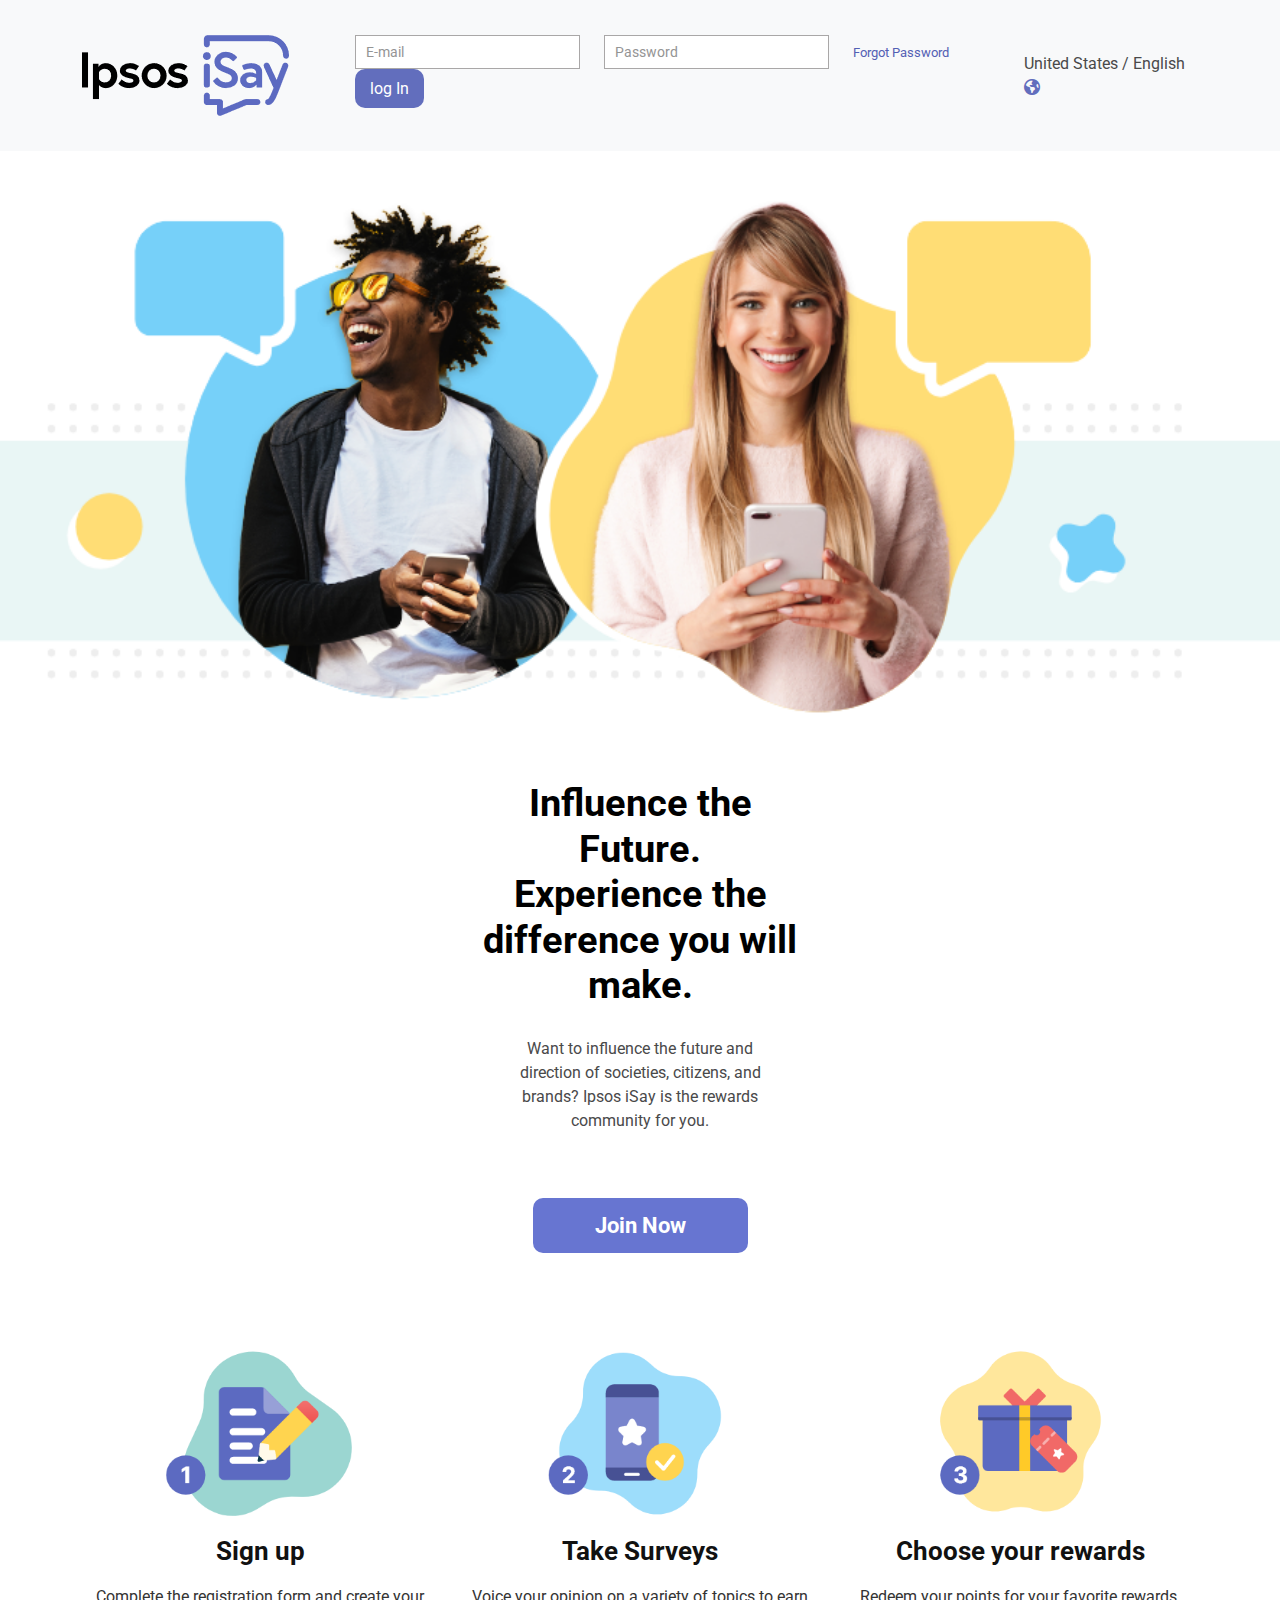
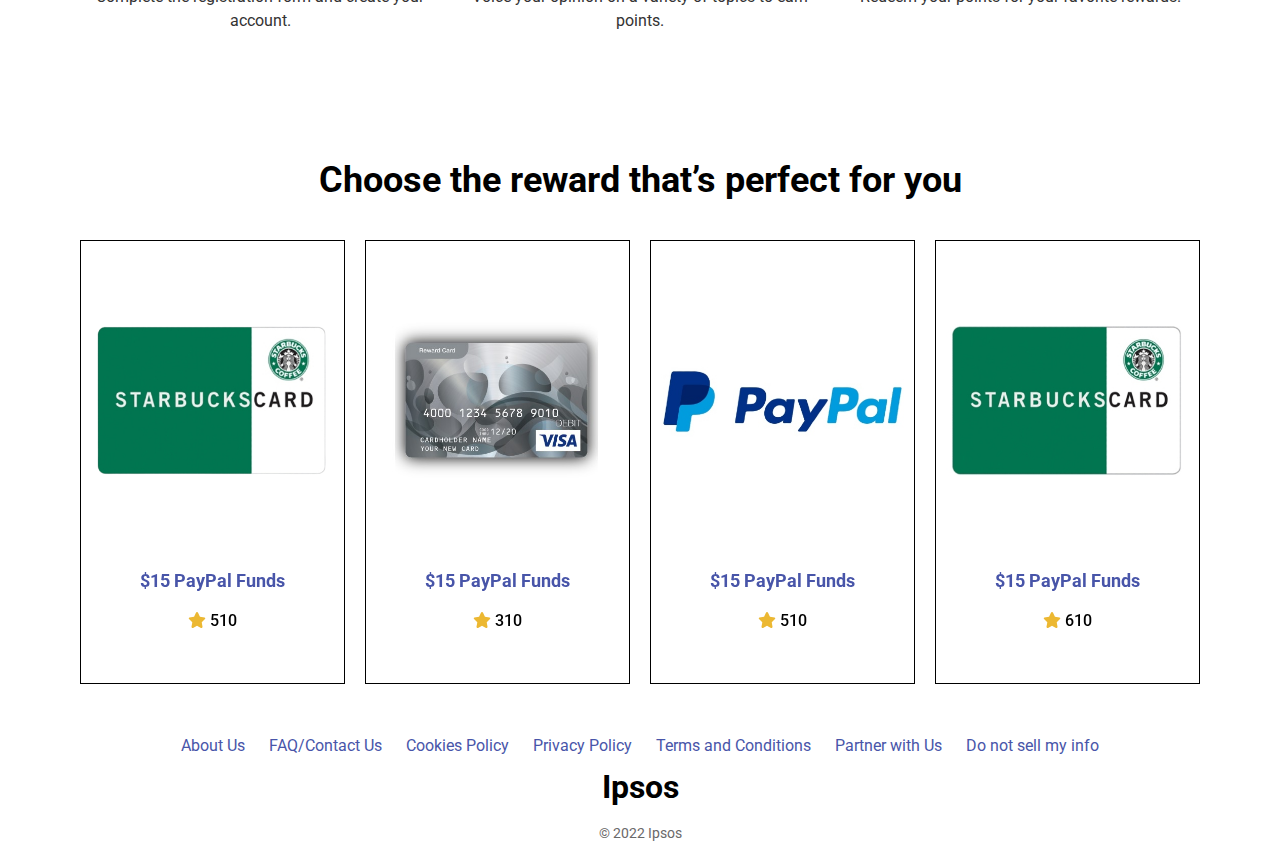
<file: index.html>
<!DOCTYPE html>
<html lang="en">
<head>
    <meta charset="UTF-8">
    <meta http-equiv="X-UA-Compatible" content="IE=edge">
    <meta name="viewport" content="width=device-width, initial-scale=1.0">
    <title>Ipsos</title>
    <link rel="shortcut icon" href="images/logo.png" type="image/png">
    <link rel="stylesheet" href="css/bootstrap.min.css">
    <link rel="stylesheet" href="css/slick.css">
    <link rel="stylesheet" href="css/all.min.css">
    <link rel="stylesheet" href="css/style.min.css">
    <link rel="stylesheet" href="css/responsive.css">
</head>
<body>
   
 <!--          Header Part strat
     *****************************************-->
<header>
    <nav class="navbar navbar-expand-lg navbar-light bg-light">
        <div class="container">
          <a class="navbar-brand" href="#"><img src="images/logo.png" alt=""></a>
          <button class="navbar-toggler" type="button" data-bs-toggle="collapse" data-bs-target="#navbarSupportedContent" aria-controls="navbarSupportedContent" aria-expanded="false" aria-label="Toggle navigation">
            <span class="navbar-toggler-icon"></span>
          </button>
          <div class="collapse navbar-collapse" id="navbarSupportedContent">
            <div class="collaps_ul d-lg-none">
                <ul>
                    <li><a href="#">Home</a></li>
                    <li><a href="#">Rewards</a></li>
                </ul>
            </div>
               <ul class="d_none">
                <li><form action="#">
                       <input type="text" placeholder="E-mail">
                   </form>
                </li>
                <li><form action="#">
                    <input type="text" placeholder="Password">
                </form>
               </li>
               <li>
                <a href="#">Forgot Password</a>
               </li>
               <li>
                <h4>log In</h4>
               </li>
               </ul>

               <div class="side_link ms-auto">
                <a href="#">United States / English <span><i class="fa-solid fa-earth-americas"></i></span></a>
            </div>
          </div>
        </div>
      </nav>  
</header>
 <!--          Header Part End
     *****************************************-->

 <!--          Banner Part strat
     *****************************************-->
     <section id="banner">
        <div class="banner">
          </div>
          <div class="container">
              <div class="row">
                  <div class="col-lg-12 text-center">
                      <div class="banner_text">
                           <h3>Influence the Future. Experience the difference you will make.</h3>
                           <p>Want to influence the future and direction of societies, citizens, and brands? Ipsos iSay is the rewards community for you.</p>
                           <a href="#">Join Now</a>
                      </div>
                  </div>
              </div>
          </div>
      </section>
      
 <!--          Banner Part End
     *****************************************-->

 <!--          Icon Part Start
     *****************************************-->
<section id="icon">
<div class="container">
    <div class="row">
        <div class="col-12 col-sm-6 col-md-4 col-lg-4 text-center">
            <div class="icon_item">
                <img src="images/icon-1.png" alt="">
                <h4><a href="#">Sign up</a></h4>
                <p>Complete the registration form and create your account.</p>
            </div>
        </div>
        <div class="col-12 col-sm-6 col-md-4 col-lg-4 text-center">
            <div class="icon_item">
                <img src="images/icon-2.png" alt="">
                <h4><a href="#">Take Surveys</a></h4>
                <p>Voice your opinion on a variety of topics to earn points.</p>
            </div>
        </div>

        <div class="col-12 col-sm-6 col-md-4 col-lg-4 text-center">
            <div class="icon_item">
                <img src="images/icon-3.png" alt="">
                <h4><a href="#">Choose your rewards</a></h4>
                <p>Redeem your points for your favorite rewards.</p>
            </div>
        </div>
    </div>
</div>
</section>
 <!--          Icon Part End
     *****************************************-->



 <!--          Card_slider part Start
     *****************************************-->

<section id="card">
<div class="container">
   <div class="row">
       <div class="col-lg-12 text-center">
        <div class="card_header">
            <h2>Choose the reward that’s perfect for you</h2>
          </div>
       </div>
   </div>
    <div class="row card_slider">
        <div class="col-lg-3">
            <div class="card_main">
                 <div class="card_img">
                     <img src="images/slider-bg_1.png" alt="">
                 </div>
                 <div class="card_text text-center">
                    <h3>$15 PayPal Funds</h3>
                    <a href="#"> <span><i class="fa-solid fa-star"></i></span> 510</a>
                 </div>
            </div>
        </div>
        <div class="col-lg-3">
            <div class="card_main">
                 <div class="card_img">
                     <img src="images/slider-2.jpg" alt="">
                 </div>
                 <div class="card_text text-center">
                    <h3>$15 PayPal Funds</h3>
                    <a href="#"> <span><i class="fa-solid fa-star"></i></span> 310</a>
                 </div>
            </div>
        </div>

        <div class="col-lg-3">
            <div class="card_main">
                 <div class="card_img">
                     <img src="images/slider-3.jpg" alt="">
                 </div>
                 <div class="card_text text-center">
                    <h3>$15 PayPal Funds</h3>
                    <a href="#"> <span><i class="fa-solid fa-star"></i></span> 510</a>
                 </div>
            </div>
        </div>

        <div class="col-lg-3">
            <div class="card_main">
                 <div class="card_img">
                     <img src="images/slider-4.jpg" alt="">
                 </div>
                 <div class="card_text text-center">
                    <h3>$15 PayPal Funds</h3>
                    <a href="#"> <span><i class="fa-solid fa-star"></i></span> 610</a>
                 </div>
            </div>
        </div>
        <div class="col-lg-3">
            <div class="card_main">
                 <div class="card_img">
                     <img src="images/slider-2.png" alt="">
                 </div>
                 <div class="card_text text-center">
                    <h3>$15 PayPal Funds</h3>
                    <a href="#"> <span><i class="fa-solid fa-star"></i></span> 310</a>
                 </div>
            </div>
        </div>
        <div class="col-lg-3">
            <div class="card_main">
                 <div class="card_img">
                     <img src="images/slider-5.jpg" alt="">
                 </div>
                 <div class="card_text text-center">
                    <h3>$15 PayPal Funds</h3>
                    <a href="#"> <span><i class="fa-solid fa-star"></i></span> 270</a>
                 </div>
            </div>
        </div>
    </div>
</div>
</section>


 <!--          Card Slider part end
     *****************************************-->



 <!--          Footer Part Start
     *****************************************-->
<section id="footer">
  <div class="container">
      <div class="row">
          <div class="col-lg-12 text-center">
            <div class="footer_item">
                <ul>
                    <li><a href="#">About Us</a></li>
                    <li><a href="#">FAQ/Contact Us</a> </li>
                    <li> <a href="#">Cookies Policy</a> </li>
                    <li><a href="#">Privacy Policy</a></li>
                    <li> <a href="#">Terms and Conditions </a></li>
                    <li><a href="#"> Partner with Us</a> </li>
                    <li> <a href="#">Do not sell my info</a> </li>
                </ul>
            </div>
          </div>
      </div>
     <div class="footer_foot">
        <div class="row">
            <div class="col-lg-12 text-center">
                 <h3>Ipsos</h3>
                 <h4>© 2022 Ipsos</h4>
            </div>
        </div>
     </div>
  </div>
</section>
 <!--          Footer Part End
     *****************************************-->







<!--
         Javascript Script Linker Part
    [][][][][][[][][][][][[][][][][][][][][][][]-->
    <script src="js/jquery-1.12.4.min.js"></script>
    <script src="js/bootstrap.min.js"></script>

    <script src="js/slick.min.js"></script>
    <script src="js/custom.js"></script>


</body>
</html>
</file>
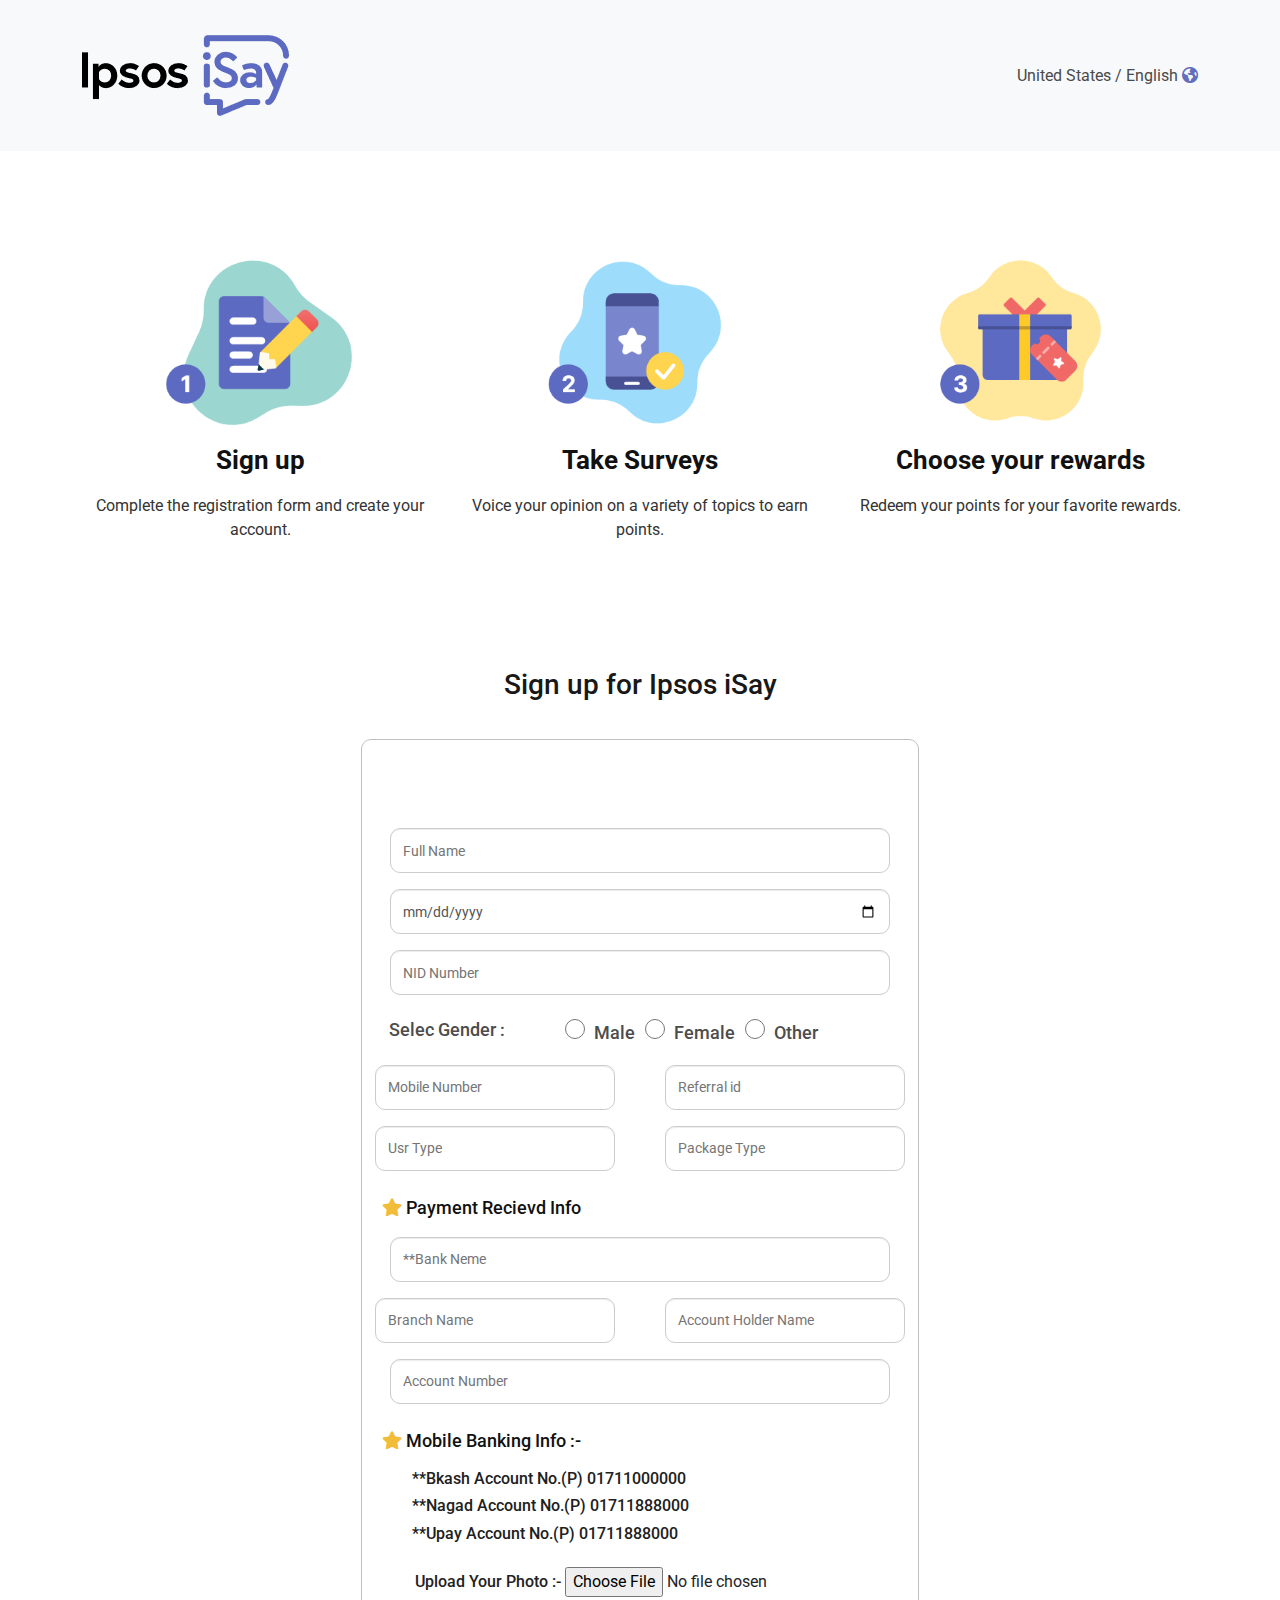
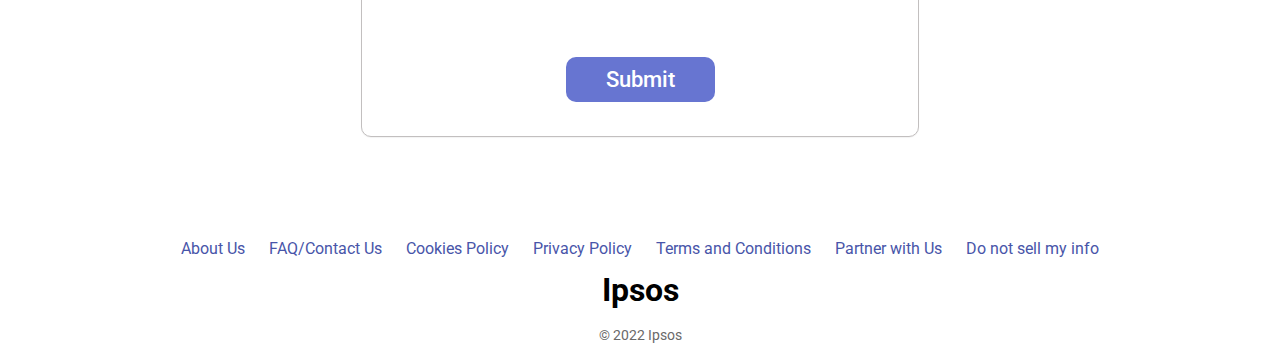
<file: signup.html>
<!DOCTYPE html>
<html lang="en">
<head>
    <meta charset="UTF-8">
    <meta http-equiv="X-UA-Compatible" content="IE=edge">
    <meta name="viewport" content="width=device-width, initial-scale=1.0">
    <title>Ipsos</title>
    <link rel="shortcut icon" href="images/logo.png" type="image/png">
    <link rel="stylesheet" href="css/bootstrap.min.css">
    <link rel="stylesheet" href="css/slick.css">
    <link rel="stylesheet" href="css/all.min.css">
    <link rel="stylesheet" href="css/style.min.css">
    <link rel="stylesheet" href="css/responsive.css">
</head>
<body>
   
 <!--          Header Part strat
     *****************************************-->
<header>
    <nav class="navbar navbar-expand-lg navbar-light bg-light">
        <div class="container">
          <a class="navbar-brand" href="#"><img src="images/logo.png" alt=""></a>
          <button class="navbar-toggler" type="button" data-bs-toggle="collapse" data-bs-target="#navbarSupportedContent" aria-controls="navbarSupportedContent" aria-expanded="false" aria-label="Toggle navigation">
            <span class="navbar-toggler-icon"></span>
          </button>
          <div class="collapse navbar-collapse" id="navbarSupportedContent">
            <div class="collaps_ul d-lg-none">
                <ul>
                    <li><a href="#">Home</a></li>
                    <li><a href="#">Rewards</a></li>
                </ul>
            </div>
               <div class="side_link ms-auto">
                <a href="#">United States / English <span><i class="fa-solid fa-earth-americas"></i></span></a>
            </div>
          </div>
        </div>
      </nav>  
</header>
 <!--          Header Part End
     *****************************************-->
 <!--          Icon Part Start
     *****************************************-->
     <section id="icon">
        <div class="container">
            <div class="row">
                <div class="col-12 col-sm-6 col-md-4 col-lg-4 text-center">
                    <div class="icon_item">
                        <img src="images/icon-1.png" alt="">
                        <h4><a href="#">Sign up</a></h4>
                        <p>Complete the registration form and create your account.</p>
                    </div>
                </div>
                <div class="col-12 col-sm-6 col-md-4 col-lg-4 text-center">
                    <div class="icon_item">
                        <img src="images/icon-2.png" alt="">
                        <h4><a href="#">Take Surveys</a></h4>
                        <p>Voice your opinion on a variety of topics to earn points.</p>
                    </div>
                </div>
        
                <div class="col-12 col-sm-6 col-md-4 col-lg-4 text-center">
                    <div class="icon_item">
                        <img src="images/icon-3.png" alt="">
                        <h4><a href="#">Choose your rewards</a></h4>
                        <p>Redeem your points for your favorite rewards.</p>
                    </div>
                </div>
            </div>
        </div>
        </section>
         <!--          Icon Part End
             *****************************************-->     

<!--          Sign Up Part Start
     *****************************************-->
<section>
 <div class="sign">
     <div class="container">
         <div class="row">
              <div class="col-lg-12">
                  <div class="sign_header">
                      <h3> Sign up for Ipsos iSay</h3>
                  </div>
                   <div class="sign_main">
                       <div class="row">
                           <div class="col-lg-12 mt-5">
                               <form action="#">
                                   <input class="form_control" type="text" placeholder="Full Name">
                               </form>
                           </div>
                       </div>
                       <div class="row">
                        <div class="col-lg-12 mt-3">
                            <form action="#">
                                <input class="form_control" type="date" placeholder="Date Of Birth">
                            </form>
                        </div>
                    </div>
                    <div class="row">
                        <div class="col-lg-12 mt-3">
                            <form action="#">
                                <input class="form_control" type="text" placeholder="NID Number">
                            </form>
                        </div>
                    </div>
                    <div class="row">
                        <div class="col-4 col-sm-3 col-md-4 col-lg-4 text-center pt-4">
                            <h3>Selec Gender :</h3>
                        </div>
                        <div class="col-8 col-sm-9 col-md-8 col-lg-8 text-center pt-4">
                            <div class="chek">
                                <form action="#">
                                    <input type="radio">
                                    <label for="">Male</label>
                                </form>
                                <form action="#">
                                    <input type="radio">
                                    <label for="">Female</label>
                                </form>
                                <form action="#">
                                    <input type="radio">
                                    <label for="">Other</label>
                                </form>
                            </div>
                        </div>
                    </div>
                    <div class="row">
                        <div class="col-lg-6 mt-3">
                            <form action="#">
                                <input class="form_control" type="text" placeholder="Mobile Number">
                            </form>
                        </div>
                        <div class="col-lg-6 mt-3">
                            <form action="#">
                                <input class="form_control" type="text" placeholder="Referral id">
                            </form>
                        </div>
                    </div>
                    <div class="row">
                        <div class="col-lg-6 mt-3">
                            <form action="#">
                                <input class="form_control" type="text" placeholder="Usr Type">
                            </form>
                        </div>
                        <div class="col-lg-6 mt-3">
                            <form action="#">
                                <input class="form_control" type="text" placeholder="Package Type">
                            </form>
                        </div>
                    </div>
                    <div class="row">
                        <div class="col-lg-12 mt-3">
                            <div class="header">
                                <h2> <span><i class="fa-solid fa-star"></i></span> Payment Recievd Info</h2>
                            </div>
                            <form action="#">
                                <input class="form_control" type="text" placeholder="**Bank Neme">
                            </form>
                        </div>   
                    </div>
                    <div class="row">
                        <div class="col-lg-6 mt-3">
                            <form action="#">
                                <input class="form_control" type="text" placeholder="Branch Name">
                            </form>
                        </div>
                        <div class="col-lg-6 mt-3">
                            <form action="#">
                                <input class="form_control" type="text" placeholder="Account Holder Name">
                            </form>
                        </div>
                    </div>

                    <div class="row">
                        <div class="col-lg-12 mt-3">
                            <form action="#">
                                <input class="form_control" type="password" placeholder="Account Number">
                            </form>
                        </div>
                    </div>

                    <div class="row">
                        <div class="col-lg-12 mt-3">
                            <div class="header">
                                <h2> <span><i class="fa-solid fa-star"></i></span> Mobile Banking Info :-</h2>
                            </div>
                            <div class="number_details">
                                <h3>**Bkash Account No.(P)
                                    01711000000</h3>
                                <h3>**Nagad Account No.(P)
                                    01711888000</h3>
    
                                 <h3>**Upay Account No.(P)
                                    01711888000</h3>
                            </div>
                        </div> 
                    </div>
                    <div class="row">
                        <div class="col-lg-12 mt-3 text-center">
                            <form action="#">
                                <label for="#">Upload Your Photo :- </label>
                                <input type="file">
                            </form>
                        </div>
                    </div>

                    <div class="row">
                        <div class="col-lg-12 mt-3 text-center">
                            <div class="submit">
                                <a href="#">Submit</a>
                            </div>
                        </div>
                    </div>
                   </div>
              </div>
         </div>
     </div>
 </div>
</section>    
<!--          Sign Up Part End
     *****************************************-->


 <!--          Footer Part Start
     *****************************************-->
<section id="footer">
  <div class="container">
      <div class="row">
          <div class="col-lg-12 text-center">
            <div class="footer_item">
                <ul>
                    <li><a href="#">About Us</a></li>
                    <li><a href="#">FAQ/Contact Us</a> </li>
                    <li> <a href="#">Cookies Policy</a> </li>
                    <li><a href="#">Privacy Policy</a></li>
                    <li> <a href="#">Terms and Conditions </a></li>
                    <li><a href="#"> Partner with Us</a> </li>
                    <li> <a href="#">Do not sell my info</a> </li>
                </ul>
            </div>
          </div>
      </div>
     <div class="footer_foot">
        <div class="row">
            <div class="col-lg-12 text-center">
                 <h3>Ipsos</h3>
                 <h4>© 2022 Ipsos</h4>
            </div>
        </div>
     </div>
  </div>
</section>
 <!--          Footer Part End
     *****************************************-->







<!--
         Javascript Script Linker Part
    [][][][][][[][][][][][[][][][][][][][][][][]-->
    <script src="js/jquery-1.12.4.min.js"></script>
    <script src="js/bootstrap.min.js"></script>

    <script src="js/slick.min.js"></script>
    <script src="js/custom.js"></script>


</body>
</html>
</file>
<file: css/responsive.css>
@media (min-width: 320px) and (max-width: 479.98px){  
/* navbar */
.navbar {
	padding: 30px;
	background-color: rgb(238, 228, 214) !important;
}
.navbar-brand img{
    width: 120px;
}
.navbar-light .navbar-toggler {
	color: rgba(0,0,0,.55);
	border-color: rgba(0,0,0,.8);
}
.d_none{
    display: none;
}
.navbar .collaps_ul ul li {
	display: list-item !important;
    padding: 10px 5px;
}
.navbar .collaps_ul ul li:hover {
	background-color: #5360b4;
    
}
.navbar .collaps_ul ul li:hover a {
	color: white;
    
}
.side_link{
    padding-top: 10px;
}
/* banner */
#banner .banner {
	padding: 100px 0;
	margin-top: 50px;
}
#banner .banner_text h3 {
	padding: 0 0px;
}
#banner .banner_text p {

	padding: 20px 0px 60px 0px;

}

#footer .footer_item ul li a {
	font-size: 12px;

}


/* sign */
.sign .sign_main {
	width: 98%;
}

 }


 @media (min-width: 480px) and (max-width: 575.98px){  
    /* navbar */
    .navbar {
        padding: 30px;
        background-color: rgb(238, 228, 214) !important;
    }
    .navbar-brand img{
        width: 120px;
    }
    .navbar-light .navbar-toggler {
        color: rgba(0,0,0,.55);
        border-color: rgba(0,0,0,.8);
    }
    .d_none{
        display: none;
    }
    .navbar .collaps_ul ul li {
        display: list-item !important;
        padding: 10px 5px;
    }
    .navbar .collaps_ul ul li:hover {
        background-color: #5360b4;
        
    }
    .navbar .collaps_ul ul li:hover a {
        color: white;
        
    }
    .side_link{
        padding-top: 10px;
    }
    /* banner */
    #banner .banner {
        padding: 120px 0;
        margin-top: 50px;
    }
    #banner .banner_text h3 {
        padding: 0 0px;
    }
    #banner .banner_text p {
    
        padding: 20px 0px 60px 0px;
    
    }
    
    #footer .footer_item ul li a {
        font-size: 12px;
    
    }
    
    .sign .sign_main {
        width: 98%;
    }
    
    
    
     }

@media (min-width: 576px) and (max-width: 767.98px){  
        /* navbar */
        .navbar {
            padding: 30px;
            background-color: rgb(238, 228, 214) !important;
        }
        .navbar-brand img{
            width: 120px;
        }
        .navbar-light .navbar-toggler {
            color: rgba(0,0,0,.55);
            border-color: rgba(0,0,0,.8);
        }
        .d_none{
            display: none;
        }
        .navbar .collaps_ul ul li {
            display: list-item !important;
            padding: 10px 5px;
        }
        .navbar .collaps_ul ul li:hover {
            background-color: #5360b4;
            
        }
        .navbar .collaps_ul ul li:hover a {
            color: white;
            
        }
        .side_link{
            padding-top: 10px;
        }
        /* banner */
        #banner .banner {
            padding:140px 0;
            margin-top: 50px;
        }
        #banner .banner_text h3 {
            padding: 0 0px;
        }
        #banner .banner_text p {
        
            padding: 20px 0px 60px 0px;
        
        }
        
        #footer .footer_item ul li a {
            font-size: 12px;
        
        }
        
        .sign .sign_main {
            width: 98%;
        }
        
        
        
         }


@media (min-width: 768px) and (max-width: 991.98px){  
            /* navbar */
            .navbar {
                padding: 30px;
                background-color: rgb(238, 228, 214) !important;
            }
            .navbar-brand img{
                width: 120px;
            }
            .navbar-light .navbar-toggler {
                color: rgba(0,0,0,.55);
                border-color: rgba(0,0,0,.8);
            }
            .d_none{
                display: none;
            }
            .navbar .collaps_ul ul li {
                display: list-item !important;
                padding: 10px 5px;
            }
            .navbar .collaps_ul ul li:hover {
                background-color: #5360b4;
                
            }
            .navbar .collaps_ul ul li:hover a {
                color: white;
                
            }
            .side_link{
                padding-top: 10px;
            }
            /* banner */
            #banner .banner {
                padding: 180px 0;
                margin-top: 50px;
            }
            #banner .banner_text h3 {
                padding: 0 0px;
            }
            #banner .banner_text p {
            
                padding: 20px 0px 60px 0px;
            
            }
            
            #footer .footer_item ul li a {
                font-size: 12px;
            
            }
            
            
            
            
            
 }
</file>
<file: css/style.min.css>
@import url("https://fonts.googleapis.com/css2?family=Roboto:wght@400;500;700;900&display=swap");*{margin:0;padding:0;-webkit-box-sizing:border-box;box-sizing:border-box}body{font-family:'Roboto', sans-serif}a{text-decoration:none}.w-img img{width:100%}.m-img img{max-width:100%}a,.btn,button,span,p,i,input,select,textarea,li,img,svg path,*::after,*::before,.transition-3,h1,h2,h3,h4,h5,h6{-webkit-transition:all 0.3s ease-out 0s;transition:all 0.3s ease-out 0s}a:focus,.button:focus{text-decoration:none;outline:none}a:focus,a:hover{color:inherit;text-decoration:none}a,button{color:inherit;outline:none;border:none;background:transparent}button:hover{cursor:pointer}button:focus{outline:0;border:0}.uppercase{text-transform:uppercase}.capitalize{text-transform:capitalize}h1,h2,h3,h4,h5,h6{margin-top:0px;-webkit-transition:all 0.3s ease-out 0s;transition:all 0.3s ease-out 0s}ul{margin:0px;padding:0px}li{list-style:none}p{font-size:15px;font-weight:400;line-height:24px}*::-moz-selection{color:#ffffff;text-shadow:none}::-moz-selection{color:#ffffff;text-shadow:none}::selection{color:#ffffff;text-shadow:none}*::-webkit-input-placeholder{font-size:14px;opacity:1}*:-ms-input-placeholder{font-size:14px;opacity:1}*::-ms-input-placeholder{font-size:14px;opacity:1}*::placeholder{font-size:14px;opacity:1}.fix{overflow:hidden}.clear{clear:both}.f-left{float:left}.f-right{float:right}.z-index-1{z-index:1}.z-index-11{z-index:11}.z-index-111{z-index:11}.overflow-y-visible{overflow-x:hidden;overflow-y:visible}.p-relative{position:relative}.p-absolute{position:absolute}.navbar{padding:30px;background-color:antiquewhite}.navbar .collapse .collaps_ul ul li a{font-size:18px;color:#5360b4;font-weight:400}.navbar .collapse ul{padding-left:40px}.navbar .collapse ul li{display:inline-block;padding:0 10px}.navbar .collapse ul li form input{padding:4px 10px;border:1px solid #a9a7a7}.navbar .collapse ul li form input::-webkit-input-placeholder{font-size:14px;color:#949494;font-weight:400}.navbar .collapse ul li form input:-ms-input-placeholder{font-size:14px;color:#949494;font-weight:400}.navbar .collapse ul li form input::-ms-input-placeholder{font-size:14px;color:#949494;font-weight:400}.navbar .collapse ul li form input::placeholder{font-size:14px;color:#949494;font-weight:400}.navbar .collapse ul li form input:focus{outline:0}.navbar .collapse ul li a{font-size:13px;color:#5360b4;font-weight:400}.navbar .collapse ul li h4{font-size:16px;color:#ffff;font-weight:400;padding:10px 15px;background-color:#626EBD;border-radius:10px;-webkit-border-radius:10px;-moz-border-radius:10px;-ms-border-radius:10px;-o-border-radius:10px}.navbar .side_link a{font-size:16px;color:#49494a;font-weight:400}.navbar .side_link a span{color:#626EBD}#banner .banner{background-image:url(../images/banner.png);background-position:center;background-repeat:no-repeat;background-size:cover;padding:260px 0;margin-top:50px}#banner .banner_text{padding-top:60px}#banner .banner_text h3{font-size:38px;color:black;font-weight:700;padding:0 400px}#banner .banner_text p{font-size:16px;color:#49494a;font-weight:400;padding:20px 420px 60px 420px;line-height:24px}#banner .banner_text a{font-size:22px;color:#ffff;font-weight:700;padding:15px 62px;background-color:#6775d1;border-radius:10px;-webkit-border-radius:10px;-moz-border-radius:10px;-ms-border-radius:10px;-o-border-radius:10px}#banner .banner_text a:hover{background-color:#3071A9}#icon{padding:80px 0}#icon .icon_item img{width:60%}#icon .icon_item h4 a{font-size:26px;color:#111111;font-weight:700}#icon .icon_item h4 a:hover{color:#4855a9;padding-left:20px}#icon .icon_item p{font-size:16px;color:#333333;font-weight:400;padding-top:10px}#card{margin-bottom:50px}#card .card_header{padding:30px 0}#card .card_header h2{font-size:36px;color:black;font-weight:700}#card .card_main{border:1px solid black;padding:0 0 50px 0;margin:0 10px;cursor:pointer}#card .card_main .card_img{padding:0 10px}#card .card_main .card_img img{width:100%}#card .card_main .card_text h3{font-size:18px;color:#4855a9;font-weight:700;padding:10px 0}#card .card_main .card_text a{font-size:16px;color:black;font-weight:500}#card .card_main .card_text a span{color:#ecb832}#footer .footer_item ul li{display:inline-block;padding:0 10px}#footer .footer_item ul li a{font-size:16px;color:#4855a9;font-weight:400}#footer .footer_foot h3{font-size:32px;color:black;font-weight:700;padding:10px 0}#footer .footer_foot h4{font-size:14px;color:#6a6969;font-weight:400}.sign{margin-bottom:100px}.sign .sign_header{text-align:center;padding:30px 0}.sign .sign_header h3{font-size:28px;color:#181818;font-weight:500}.sign .sign_main{width:50%;padding:40px 0;background-color:gray;margin:0 auto;background:white;border:1px solid #c2bfbf;border-top-color:#c2bfbf;border-right-color:#c2bfbf;border-bottom-color:#c2bfbf;border-left-color:#c2bfbf;-webkit-box-shadow:0 1px 1px rgba(0,0,0,0.05);box-shadow:0 1px 1px rgba(0,0,0,0.05);border-radius:10px;-webkit-border-radius:10px;-moz-border-radius:10px;-ms-border-radius:10px;-o-border-radius:10px}.sign .sign_main h3{font-size:18px;color:#4d4c4c;font-weight:500}.sign .sign_main .chek{display:-webkit-box;display:-ms-flexbox;display:flex}.sign .sign_main .chek form{padding-left:10px}.sign .sign_main .chek form input{width:20px;height:20px;cursor:pointer;color:black}.sign .sign_main .chek form label{font-size:18px;color:#4d4c4c;font-weight:500;padding-left:5px}.sign .sign_main .header{padding:10px 20px}.sign .sign_main .header h2{font-size:18px;color:#111111;font-weight:500}.sign .sign_main .header h2 span{color:#f0bc3a}.sign .sign_main .number_details{padding-left:50px}.sign .sign_main .number_details h3{font-size:16px;color:#202020;font-weight:500}.sign .sign_main form .form_control{margin:0 auto;display:block;width:90%;height:45px;padding:6px 12px;font-size:14px;line-height:1.42857143;color:#555;background-color:#fff;border:1px solid #ccc;border-radius:4px;-webkit-box-shadow:inset 0 1px 1px rgba(0,0,0,0.075);box-shadow:inset 0 1px 1px rgba(0,0,0,0.075);-webkit-transition:border-color ease-in-out .15s,-webkit-box-shadow ease-in-out .15s;transition:border-color ease-in-out .15s,-webkit-box-shadow ease-in-out .15s;transition:border-color ease-in-out .15s,box-shadow ease-in-out .15s;transition:border-color ease-in-out .15s,box-shadow ease-in-out .15s,-webkit-box-shadow ease-in-out .15s;border-radius:10px;-webkit-border-radius:10px;-moz-border-radius:10px;-ms-border-radius:10px;-o-border-radius:10px}.sign .sign_main form label{font-size:16px;color:#222222;font-weight:500;padding-left:5px}.sign .sign_main .submit{margin-top:50px}.sign .sign_main .submit a{font-size:22px;color:#ffff;font-weight:500;padding:10px 40px;background-color:#6775d1;border-radius:10px}.sign .sign_main .submit a:hover{background-color:#3071A9}
</file>
